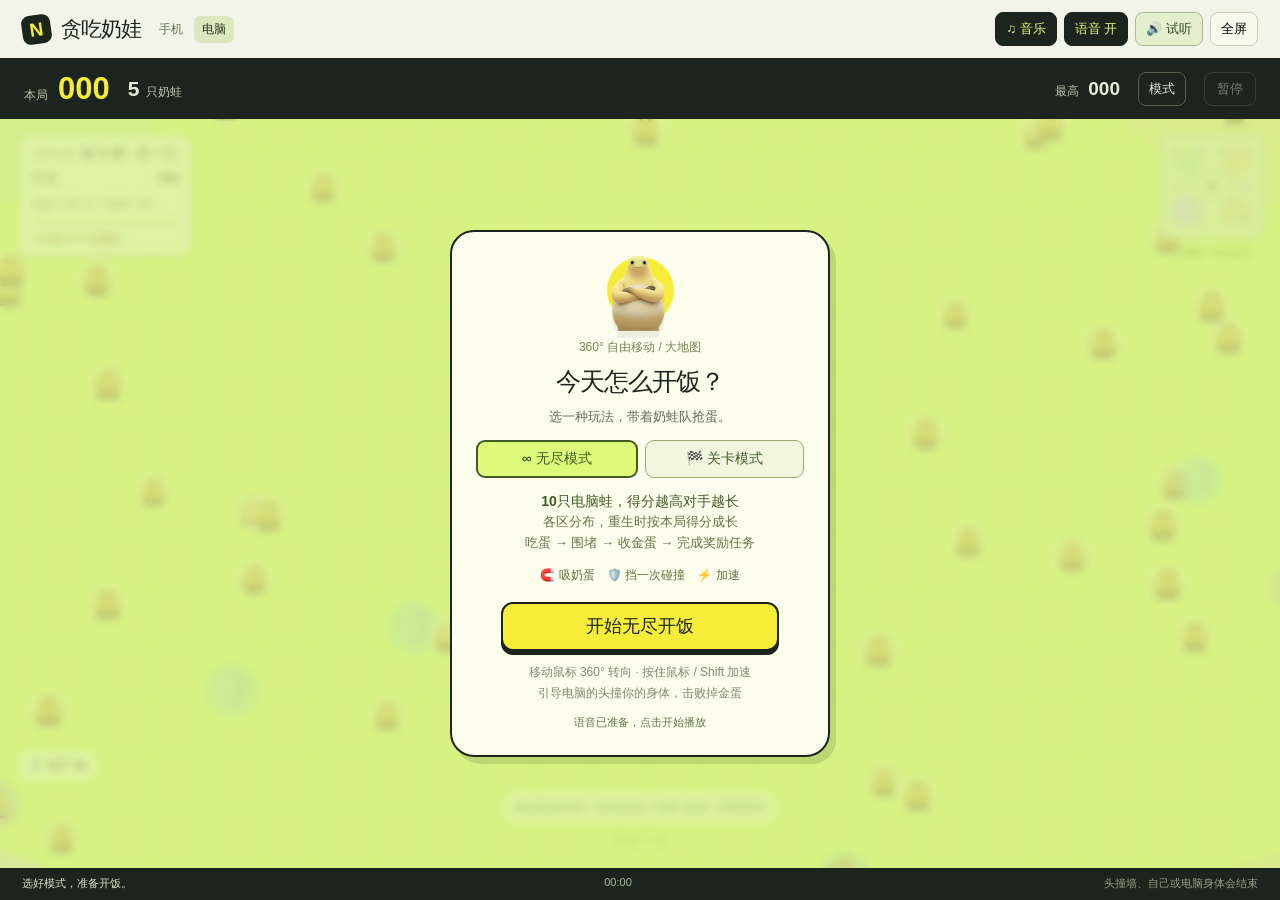
<file: index.html>
<!doctype html>
<html lang="zh-CN"><head><meta charset="UTF-8"><meta name="viewport" content="width=device-width, initial-scale=1, viewport-fit=cover"><meta name="theme-color" content="#ddfa79"><meta name="description" content="360度奶蛙贪吃蛇，无尽任务、32个开饭关卡、大地图和奶蛙语音。"><title>贪吃奶娃 · 自由开饭</title><link rel="icon" type="image/svg+xml" href="data:image/svg+xml,%3Csvg xmlns='http://www.w3.org/2000/svg' viewBox='0 0 32 32'%3E%3Crect width='32' height='32' rx='9' fill='%23f7ed38'/%3E%3Ccircle cx='11' cy='13' r='3' fill='%231c231d'/%3E%3Ccircle cx='21' cy='13' r='3' fill='%231c231d'/%3E%3Cpath d='M9 21h14' stroke='%231c231d' stroke-width='3' stroke-linecap='round'/%3E%3C/svg%3E"><link rel="stylesheet" href="arena.css?v=16"></head>
<body data-mode="auto"><main class="arena-app">
<header class="topbar"><div class="brand"><span class="brand-mark">N</span><h1>贪吃奶娃</h1><nav class="versions" aria-label="试玩版本"><a id="mobile-link" href="mobile.html">手机</a><a id="desktop-link" href="desktop.html">电脑</a></nav></div><div class="audio-controls"><button id="music" aria-label="关闭背景音乐" aria-pressed="true">♫ 音乐</button><button id="sound" aria-label="关闭奶蛙音效" aria-pressed="true">语音</button><button id="audio-test" aria-label="试听音乐和奶蛙语音">🔊 试听</button><button id="fullscreen" hidden>全屏</button></div></header>
<section id="scoreboard" class="hud" aria-label="游戏成绩"><div class="score"><span>本局</span><strong id="score">000</strong></div><div class="crew"><strong id="length">5</strong><span>只奶蛙</span></div><div class="record"><span>最高</span><strong id="best">000</strong></div><button id="menu" aria-label="选择游戏模式">模式</button><button id="pause" disabled aria-label="暂停游戏">暂停</button></section>
<section class="board-wrap" id="board-wrap" aria-label="奶蛙大地图"><canvas id="game" tabindex="0" aria-label="360度奶蛙游戏，手机拖动摇杆，电脑移动鼠标转向"></canvas>
<div id="level-controls" class="level-controls" hidden><button id="level-menu" aria-label="选择游戏模式">模式</button><button id="level-pause" aria-label="暂停游戏" disabled>暂停</button></div><div class="mission-panel"><div><span class="mission-label" id="mission-label">无尽任务</span><strong id="mission-text">第 1 档 · 尝一口</strong></div><div id="goal-list" class="objective-list"></div><span class="mission-reward" id="mission-reward">奖励 +40 分 / 能量 +20</span><div class="mission-track"><span id="mission-progress"></span></div><span class="defeated" id="defeated">已击败 0 只电脑蛙</span></div><div class="minimap"><canvas id="minimap" width="112" height="112" aria-label="地图位置"></canvas><span>大地图 · 你在这里</span></div><div id="buffs" class="buffs" aria-live="polite"></div><div id="boundary" class="boundary" hidden>快到边界了，转个弯</div><div class="zone-label" id="zone-label">开饭广场</div>
<div class="touch-controls" id="touch-controls"><div class="joystick" id="joystick" role="group" aria-label="360度虚拟摇杆"><div class="stick-ring"></div><div class="stick-knob" id="stick-knob"></div><span>拖动转向</span></div><div class="boost-wrap"><button id="boost" aria-label="按住加速">加速<span>按住冲刺</span></button><div class="energy-track"><span id="energy"></span></div></div></div><div class="desktop-tip" id="desktop-tip">移动鼠标转向 · 按住鼠标 / Shift 加速 · 空格暂停</div><div id="toast" class="toast" role="status" aria-live="polite"></div>
<div id="overlay" class="overlay"><div class="start-card"><div class="hero-portrait"><img src="assets/frog.png" alt="黄色圆胖奶蛙" id="hero-frog"><video id="death-emoji" class="death-emoji" src="assets/death-laugh.mp4" muted playsinline preload="auto" aria-label="捧腹大笑的奶龙动态表情" hidden></video></div><span id="overlay-kicker" class="card-kicker">360° 自由移动 / 大地图</span><h2 id="overlay-title">今天怎么开饭？</h2><p id="overlay-text">选一种玩法，带着奶蛙队抢蛋。</p><div id="mode-setup" class="mode-setup"><div class="mode-picker" aria-label="游戏模式"><button id="mode-endless" aria-pressed="true">∞ 无尽模式</button><button id="mode-levels" aria-pressed="false">🏁 关卡模式</button></div><div id="level-chapters" class="level-chapters" aria-label="选择章节" hidden></div><div id="level-progress" class="level-progress" hidden></div><div id="level-list" class="level-list" tabindex="0" aria-label="选择关卡" hidden></div><div id="mode-details" class="mode-details"></div></div><div class="start-features" id="start-features"><span>🧲 吸奶蛋</span><span>🛡️ 挡一次碰撞</span><span>⚡ 加速</span></div><div id="result" class="result" hidden></div><button id="start" class="primary-button">开始开饭</button><div class="result-actions" id="result-actions" hidden><button id="replay-level" hidden>再玩本关</button><button id="choose-mode">换模式 / 选关</button></div><span id="overlay-hint" class="start-hint">拖动左下摇杆转向 · 右下按住加速<br>引导电脑的头撞你的身体，击败掉金蛋</span><span id="audio-status" class="audio-status" role="status">点击开始开启声音 · 顶部可试听</span></div></div>
</section><footer class="bottom-bar"><span id="status-text">吃一口，多一蛙。</span><span id="time">00:00</span><span>头撞墙、自己或电脑身体会结束</span></footer></main><script src="arena-engine.js?v=16"></script><script src="arena.js?v=16"></script></body></html>
</file>
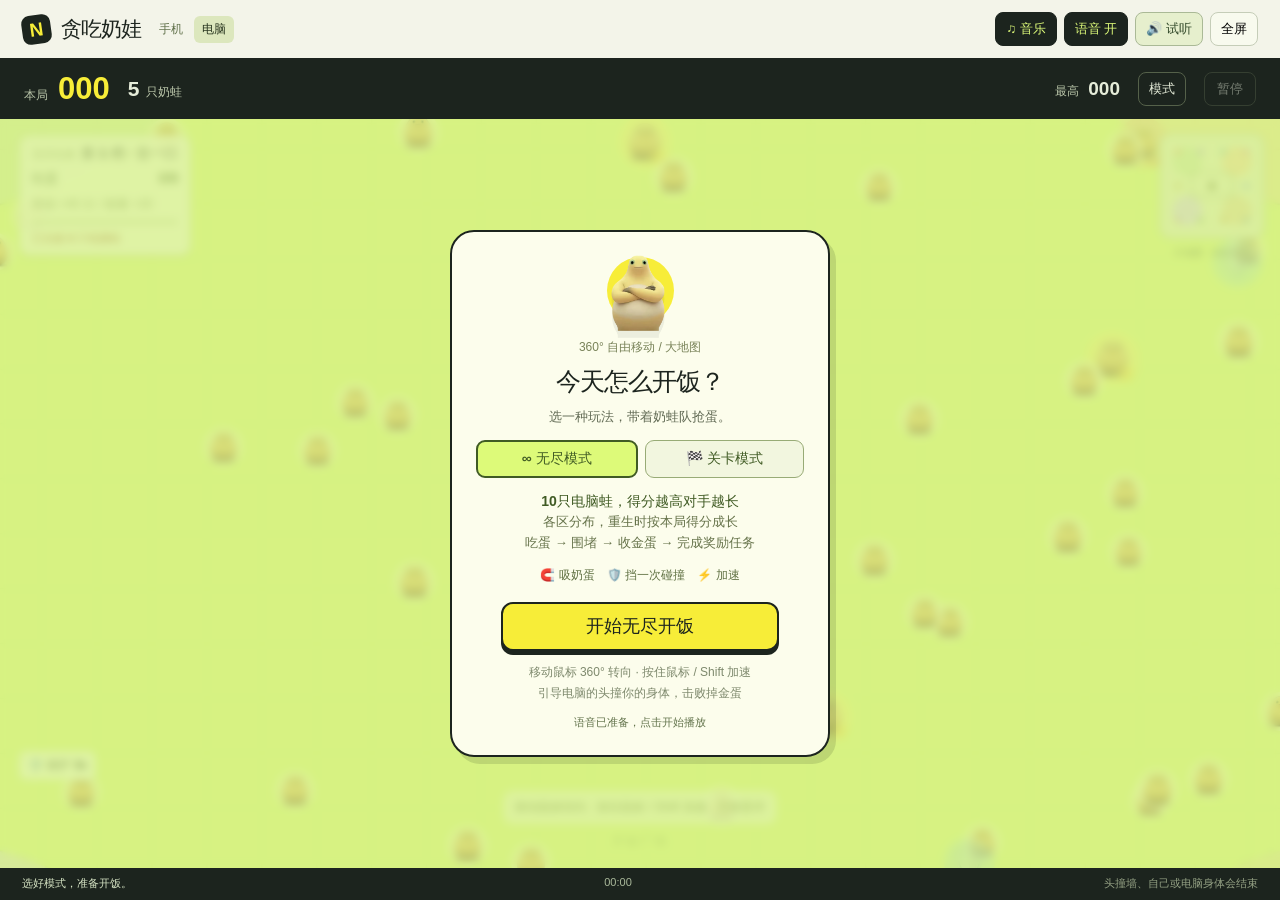
<file: desktop.html>
<!doctype html>
<html lang="zh-CN"><head><meta charset="UTF-8"><meta name="viewport" content="width=device-width, initial-scale=1, viewport-fit=cover"><meta name="theme-color" content="#ddfa79"><meta name="description" content="360度奶蛙贪吃蛇，无尽任务、32个开饭关卡、大地图和奶蛙语音。"><title>贪吃奶娃 · 自由开饭</title><link rel="icon" type="image/svg+xml" href="data:image/svg+xml,%3Csvg xmlns='http://www.w3.org/2000/svg' viewBox='0 0 32 32'%3E%3Crect width='32' height='32' rx='9' fill='%23f7ed38'/%3E%3Ccircle cx='11' cy='13' r='3' fill='%231c231d'/%3E%3Ccircle cx='21' cy='13' r='3' fill='%231c231d'/%3E%3Cpath d='M9 21h14' stroke='%231c231d' stroke-width='3' stroke-linecap='round'/%3E%3C/svg%3E"><link rel="stylesheet" href="arena.css?v=16"></head>
<body data-mode="desktop"><main class="arena-app">
<header class="topbar"><div class="brand"><span class="brand-mark">N</span><h1>贪吃奶娃</h1><nav class="versions" aria-label="试玩版本"><a id="mobile-link" href="mobile.html">手机</a><a id="desktop-link" href="desktop.html">电脑</a></nav></div><div class="audio-controls"><button id="music" aria-label="关闭背景音乐" aria-pressed="true">♫ 音乐</button><button id="sound" aria-label="关闭奶蛙音效" aria-pressed="true">语音</button><button id="audio-test" aria-label="试听音乐和奶蛙语音">🔊 试听</button><button id="fullscreen" hidden>全屏</button></div></header>
<section id="scoreboard" class="hud" aria-label="游戏成绩"><div class="score"><span>本局</span><strong id="score">000</strong></div><div class="crew"><strong id="length">5</strong><span>只奶蛙</span></div><div class="record"><span>最高</span><strong id="best">000</strong></div><button id="menu" aria-label="选择游戏模式">模式</button><button id="pause" disabled aria-label="暂停游戏">暂停</button></section>
<section class="board-wrap" id="board-wrap" aria-label="奶蛙大地图"><canvas id="game" tabindex="0" aria-label="360度奶蛙游戏，手机拖动摇杆，电脑移动鼠标转向"></canvas>
<div id="level-controls" class="level-controls" hidden><button id="level-menu" aria-label="选择游戏模式">模式</button><button id="level-pause" aria-label="暂停游戏" disabled>暂停</button></div><div class="mission-panel"><div><span class="mission-label" id="mission-label">无尽任务</span><strong id="mission-text">第 1 档 · 尝一口</strong></div><div id="goal-list" class="objective-list"></div><span class="mission-reward" id="mission-reward">奖励 +40 分 / 能量 +20</span><div class="mission-track"><span id="mission-progress"></span></div><span class="defeated" id="defeated">已击败 0 只电脑蛙</span></div><div class="minimap"><canvas id="minimap" width="112" height="112" aria-label="地图位置"></canvas><span>大地图 · 你在这里</span></div><div id="buffs" class="buffs" aria-live="polite"></div><div id="boundary" class="boundary" hidden>快到边界了，转个弯</div><div class="zone-label" id="zone-label">开饭广场</div>
<div class="touch-controls" id="touch-controls"><div class="joystick" id="joystick" role="group" aria-label="360度虚拟摇杆"><div class="stick-ring"></div><div class="stick-knob" id="stick-knob"></div><span>拖动转向</span></div><div class="boost-wrap"><button id="boost" aria-label="按住加速">加速<span>按住冲刺</span></button><div class="energy-track"><span id="energy"></span></div></div></div><div class="desktop-tip" id="desktop-tip">移动鼠标转向 · 按住鼠标 / Shift 加速 · 空格暂停</div><div id="toast" class="toast" role="status" aria-live="polite"></div>
<div id="overlay" class="overlay"><div class="start-card"><div class="hero-portrait"><img src="assets/frog.png" alt="黄色圆胖奶蛙" id="hero-frog"><video id="death-emoji" class="death-emoji" src="assets/death-laugh.mp4" muted playsinline preload="auto" aria-label="捧腹大笑的奶龙动态表情" hidden></video></div><span id="overlay-kicker" class="card-kicker">360° 自由移动 / 大地图</span><h2 id="overlay-title">今天怎么开饭？</h2><p id="overlay-text">选一种玩法，带着奶蛙队抢蛋。</p><div id="mode-setup" class="mode-setup"><div class="mode-picker" aria-label="游戏模式"><button id="mode-endless" aria-pressed="true">∞ 无尽模式</button><button id="mode-levels" aria-pressed="false">🏁 关卡模式</button></div><div id="level-chapters" class="level-chapters" aria-label="选择章节" hidden></div><div id="level-progress" class="level-progress" hidden></div><div id="level-list" class="level-list" tabindex="0" aria-label="选择关卡" hidden></div><div id="mode-details" class="mode-details"></div></div><div class="start-features" id="start-features"><span>🧲 吸奶蛋</span><span>🛡️ 挡一次碰撞</span><span>⚡ 加速</span></div><div id="result" class="result" hidden></div><button id="start" class="primary-button">开始开饭</button><div class="result-actions" id="result-actions" hidden><button id="replay-level" hidden>再玩本关</button><button id="choose-mode">换模式 / 选关</button></div><span id="overlay-hint" class="start-hint">拖动左下摇杆转向 · 右下按住加速<br>引导电脑的头撞你的身体，击败掉金蛋</span><span id="audio-status" class="audio-status" role="status">点击开始开启声音 · 顶部可试听</span></div></div>
</section><footer class="bottom-bar"><span id="status-text">吃一口，多一蛙。</span><span id="time">00:00</span><span>头撞墙、自己或电脑身体会结束</span></footer></main><script src="arena-engine.js?v=16"></script><script src="arena.js?v=16"></script></body></html>
</file>
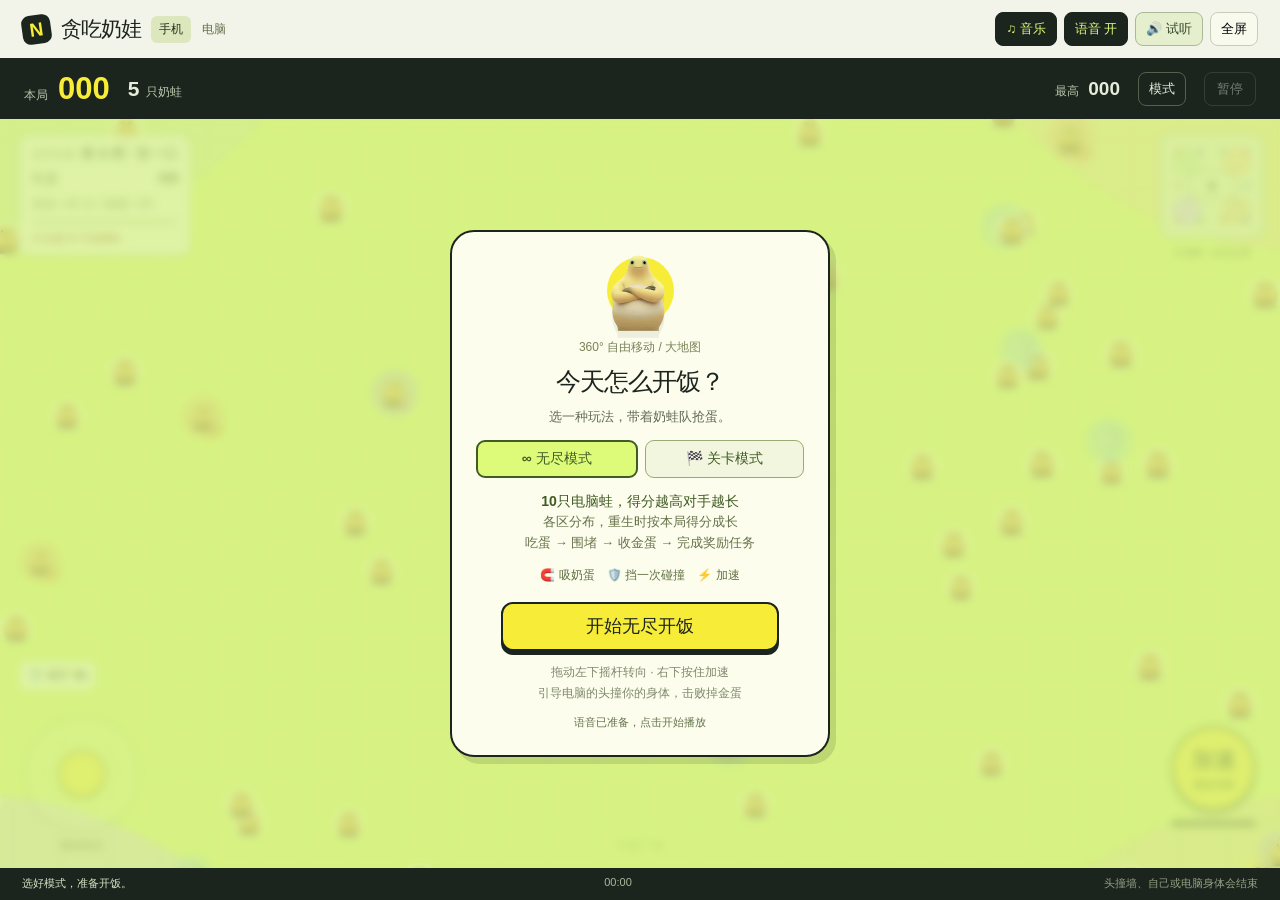
<file: mobile.html>
<!doctype html>
<html lang="zh-CN"><head><meta charset="UTF-8"><meta name="viewport" content="width=device-width, initial-scale=1, viewport-fit=cover"><meta name="theme-color" content="#ddfa79"><meta name="description" content="360度奶蛙贪吃蛇，无尽任务、32个开饭关卡、大地图和奶蛙语音。"><title>贪吃奶娃 · 自由开饭</title><link rel="icon" type="image/svg+xml" href="data:image/svg+xml,%3Csvg xmlns='http://www.w3.org/2000/svg' viewBox='0 0 32 32'%3E%3Crect width='32' height='32' rx='9' fill='%23f7ed38'/%3E%3Ccircle cx='11' cy='13' r='3' fill='%231c231d'/%3E%3Ccircle cx='21' cy='13' r='3' fill='%231c231d'/%3E%3Cpath d='M9 21h14' stroke='%231c231d' stroke-width='3' stroke-linecap='round'/%3E%3C/svg%3E"><link rel="stylesheet" href="arena.css?v=16"></head>
<body data-mode="mobile"><main class="arena-app">
<header class="topbar"><div class="brand"><span class="brand-mark">N</span><h1>贪吃奶娃</h1><nav class="versions" aria-label="试玩版本"><a id="mobile-link" href="mobile.html">手机</a><a id="desktop-link" href="desktop.html">电脑</a></nav></div><div class="audio-controls"><button id="music" aria-label="关闭背景音乐" aria-pressed="true">♫ 音乐</button><button id="sound" aria-label="关闭奶蛙音效" aria-pressed="true">语音</button><button id="audio-test" aria-label="试听音乐和奶蛙语音">🔊 试听</button><button id="fullscreen" hidden>全屏</button></div></header>
<section id="scoreboard" class="hud" aria-label="游戏成绩"><div class="score"><span>本局</span><strong id="score">000</strong></div><div class="crew"><strong id="length">5</strong><span>只奶蛙</span></div><div class="record"><span>最高</span><strong id="best">000</strong></div><button id="menu" aria-label="选择游戏模式">模式</button><button id="pause" disabled aria-label="暂停游戏">暂停</button></section>
<section class="board-wrap" id="board-wrap" aria-label="奶蛙大地图"><canvas id="game" tabindex="0" aria-label="360度奶蛙游戏，手机拖动摇杆，电脑移动鼠标转向"></canvas>
<div id="level-controls" class="level-controls" hidden><button id="level-menu" aria-label="选择游戏模式">模式</button><button id="level-pause" aria-label="暂停游戏" disabled>暂停</button></div><div class="mission-panel"><div><span class="mission-label" id="mission-label">无尽任务</span><strong id="mission-text">第 1 档 · 尝一口</strong></div><div id="goal-list" class="objective-list"></div><span class="mission-reward" id="mission-reward">奖励 +40 分 / 能量 +20</span><div class="mission-track"><span id="mission-progress"></span></div><span class="defeated" id="defeated">已击败 0 只电脑蛙</span></div><div class="minimap"><canvas id="minimap" width="112" height="112" aria-label="地图位置"></canvas><span>大地图 · 你在这里</span></div><div id="buffs" class="buffs" aria-live="polite"></div><div id="boundary" class="boundary" hidden>快到边界了，转个弯</div><div class="zone-label" id="zone-label">开饭广场</div>
<div class="touch-controls" id="touch-controls"><div class="joystick" id="joystick" role="group" aria-label="360度虚拟摇杆"><div class="stick-ring"></div><div class="stick-knob" id="stick-knob"></div><span>拖动转向</span></div><div class="boost-wrap"><button id="boost" aria-label="按住加速">加速<span>按住冲刺</span></button><div class="energy-track"><span id="energy"></span></div></div></div><div class="desktop-tip" id="desktop-tip">移动鼠标转向 · 按住鼠标 / Shift 加速 · 空格暂停</div><div id="toast" class="toast" role="status" aria-live="polite"></div>
<div id="overlay" class="overlay"><div class="start-card"><div class="hero-portrait"><img src="assets/frog.png" alt="黄色圆胖奶蛙" id="hero-frog"><video id="death-emoji" class="death-emoji" src="assets/death-laugh.mp4" muted playsinline preload="auto" aria-label="捧腹大笑的奶龙动态表情" hidden></video></div><span id="overlay-kicker" class="card-kicker">360° 自由移动 / 大地图</span><h2 id="overlay-title">今天怎么开饭？</h2><p id="overlay-text">选一种玩法，带着奶蛙队抢蛋。</p><div id="mode-setup" class="mode-setup"><div class="mode-picker" aria-label="游戏模式"><button id="mode-endless" aria-pressed="true">∞ 无尽模式</button><button id="mode-levels" aria-pressed="false">🏁 关卡模式</button></div><div id="level-chapters" class="level-chapters" aria-label="选择章节" hidden></div><div id="level-progress" class="level-progress" hidden></div><div id="level-list" class="level-list" tabindex="0" aria-label="选择关卡" hidden></div><div id="mode-details" class="mode-details"></div></div><div class="start-features" id="start-features"><span>🧲 吸奶蛋</span><span>🛡️ 挡一次碰撞</span><span>⚡ 加速</span></div><div id="result" class="result" hidden></div><button id="start" class="primary-button">开始开饭</button><div class="result-actions" id="result-actions" hidden><button id="replay-level" hidden>再玩本关</button><button id="choose-mode">换模式 / 选关</button></div><span id="overlay-hint" class="start-hint">拖动左下摇杆转向 · 右下按住加速<br>引导电脑的头撞你的身体，击败掉金蛋</span><span id="audio-status" class="audio-status" role="status">点击开始开启声音 · 顶部可试听</span></div></div>
</section><footer class="bottom-bar"><span id="status-text">吃一口，多一蛙。</span><span id="time">00:00</span><span>头撞墙、自己或电脑身体会结束</span></footer></main><script src="arena-engine.js?v=16"></script><script src="arena.js?v=16"></script></body></html>
</file>
<file: arena.css>
:root{font-family:'Microsoft YaHei','Noto Sans SC',sans-serif;color:#1c241e;background:#1c241e;font-synthesis:none;--ink:#1c241e;--lime:#ddfa79;--yellow:#f7ed38}*{box-sizing:border-box}html,body{margin:0;width:100%;height:100%;overflow:hidden;overscroll-behavior:none}button,a{font:inherit;touch-action:manipulation}button{cursor:pointer}button:focus-visible,canvas:focus-visible,a:focus-visible{outline:3px solid #8063e8;outline-offset:-3px}button:disabled{opacity:.45;cursor:default}[hidden]{display:none!important}.arena-app{height:100vh;height:100dvh;max-width:1280px;margin:auto;display:flex;flex-direction:column;background:var(--ink)}.topbar{display:flex;align-items:center;justify-content:space-between;padding:12px 22px;background:#f3f4e9;gap:12px;min-height:58px}.brand{display:flex;align-items:center;gap:10px;white-space:nowrap}.brand-mark{display:grid;place-items:center;background:var(--ink);color:var(--yellow);width:29px;height:29px;border-radius:8px;font-size:19px;font-weight:900;transform:rotate(-8deg)}h1{font-size:21px;font-weight:900;letter-spacing:-1px;margin:0}.versions{display:flex;gap:3px}.versions a{color:#61714b;text-decoration:none;font-size:12px;padding:5px 8px;border-radius:6px}.versions a.active{color:#26341d;background:#dce7bd;font-weight:700}.audio-controls{display:flex;gap:7px}.audio-controls button{border:1px solid #c5cdb8;background:#f8faee;padding:6px 10px;border-radius:8px;font-size:13px;min-height:34px;white-space:nowrap}.audio-controls button[aria-pressed=true]{background:#1c241e;color:#ddfa79;border-color:#1c241e}.hud{min-height:61px;display:flex;align-items:center;gap:27px;padding:9px 24px;color:#e5ecd9}.score{display:flex;gap:10px;align-items:baseline}.score span,.record span{font-size:12px;color:#b9c5a9}.score strong{font-size:31px;color:var(--yellow);font-variant-numeric:tabular-nums}.crew{display:flex;gap:7px;align-items:baseline}.crew strong{font-size:21px}.crew span{font-size:12px;color:#b9c5a9}.record{display:flex;gap:9px;align-items:baseline;margin-left:auto}.record strong{font-size:19px;font-variant-numeric:tabular-nums}#pause{border:1px solid #55614a;background:transparent;color:#e5ecd9;padding:7px 12px;border-radius:8px;min-height:34px;font-size:13px}.board-wrap{flex:1;position:relative;min-height:0;background:var(--lime);overflow:hidden;touch-action:none}.board-wrap>canvas{display:block;width:100%;height:100%;touch-action:none;outline-offset:-3px}.mission-panel{position:absolute;top:16px;left:19px;max-width:calc(100% - 157px);background:#f9fbe9e8;border:1px solid #68823c66;border-radius:10px;padding:9px 12px;pointer-events:none;box-shadow:0 2px 0 #2c482111}.mission-panel>div:first-child{display:flex;align-items:center;gap:9px;flex-wrap:wrap}.mission-label{font-size:11px;color:#738256}.mission-panel strong{font-size:14px;white-space:nowrap}.mission-reward{font-size:11px;color:#738256}.mission-track,.energy-track{height:4px;background:#cbd8a9;border-radius:8px;overflow:hidden;margin-top:7px}.mission-track span,.energy-track span{display:block;height:100%;background:#7d9b39;width:0;transition:width .15s}.minimap{position:absolute;right:15px;top:14px;text-align:center;pointer-events:none}.minimap canvas{width:106px;height:106px;background:#f4f8dbdc;border:2px solid #6a824555;border-radius:12px}.minimap span{display:block;font-size:10px;margin-top:3px;color:#596b3d}.buffs{position:absolute;left:19px;top:83px;display:flex;gap:6px;pointer-events:none}.buffs span{background:#fcfff0d9;border:1px solid #76945244;padding:5px 8px;border-radius:7px;font-size:12px;font-weight:700}.boundary{position:absolute;top:150px;left:50%;transform:translateX(-50%);background:#b3422de6;color:white;padding:8px 14px;border-radius:9px;font-size:13px;white-space:nowrap;pointer-events:none}.zone-label{position:absolute;bottom:18px;left:50%;transform:translateX(-50%);font-size:12px;font-weight:700;letter-spacing:2px;color:#58723588;pointer-events:none}.touch-controls{display:none}.desktop-tip{position:absolute;bottom:44px;left:50%;transform:translateX(-50%);font-size:12px;background:#f5fae3be;color:#5a6c3b;padding:8px 12px;border-radius:9px;white-space:nowrap;pointer-events:none}.toast{position:absolute;left:50%;top:34%;transform:translate(-50%,10px);opacity:0;pointer-events:none;white-space:nowrap;background:#1c241eea;color:#f7ffe6;font-size:15px;font-weight:700;padding:11px 18px;border-radius:30px;transition:opacity .15s,transform .15s;max-width:95%;text-align:center;z-index:4}.toast.visible{opacity:1;transform:translate(-50%,0)}.bottom-bar{min-height:32px;padding:8px 22px;display:flex;justify-content:space-between;gap:8px;font-size:11px;color:#a9b89a}.bottom-bar span:first-child{color:#d7e5c5}.bottom-bar span:last-child{color:#94a184}#time{font-variant-numeric:tabular-nums}.overlay{position:absolute;inset:0;display:grid;place-items:center;background:#d4ef87aa;backdrop-filter:blur(4px);padding:20px;z-index:10}.overlay.hidden{display:none}.start-card{text-align:center;max-width:380px;width:100%;background:#fcfdec;border:2px solid var(--ink);border-radius:24px;padding:21px 24px 24px;box-shadow:6px 7px 0 #23352125;max-height:100%;overflow:auto}.hero-portrait{height:112px;margin:auto 0 5px;position:relative;display:flex;align-items:center;justify-content:center}.hero-portrait:before{content:'';width:92px;height:92px;border-radius:50%;background:var(--yellow);position:absolute;bottom:5px}.hero-portrait img{height:116px;max-width:145px;object-fit:contain;position:relative;filter:drop-shadow(0 7px 0 #1d2b2412);animation:bob 2.6s ease-in-out infinite}@keyframes bob{50%{transform:translateY(-5px) rotate(3deg)}}.card-kicker{display:block;font-size:12px;color:#788258;margin:10px 0}.start-card h2{font-size:30px;letter-spacing:-1px;margin:8px 0;font-weight:900;line-height:1.25}.start-card p{font-size:14px;color:#626b55;line-height:1.7;margin:10px 0 14px}.start-features{display:flex;justify-content:center;gap:12px;font-size:12px;color:#617244;margin-bottom:18px;white-space:nowrap}.primary-button{border:2px solid var(--ink);background:var(--yellow);color:var(--ink);font-size:18px;font-weight:800;border-radius:12px;min-height:49px;width:85%;padding:10px 20px;box-shadow:0 4px 0 var(--ink);transition:transform .1s,box-shadow .1s}.primary-button:hover{background:#fff854}.primary-button:active{transform:translateY(3px);box-shadow:0 1px 0 var(--ink)}.start-hint{display:block;font-size:12px;line-height:1.8;color:#7e896d;margin-top:17px}.result{font-size:14px;margin:8px 0 19px;color:#68744d}.result strong{font-size:36px;color:#405b24;margin-right:5px;font-variant-numeric:tabular-nums}.overlay[data-state=dead] .hero-portrait{height:80px}.overlay[data-state=dead] .hero-portrait img{height:84px}.overlay[data-state=dead] .hero-portrait:before{width:70px;height:70px}
.mobile-mode .touch-controls{display:block;position:absolute;inset:0;pointer-events:none}.joystick{position:absolute;left:24px;bottom:36px;width:116px;height:116px;border-radius:50%;background:#f9ffe727;border:2px solid #607d3c50;pointer-events:auto;touch-action:none;user-select:none;-webkit-user-select:none;display:grid;place-items:center}.stick-ring{width:76px;height:76px;border-radius:50%;border:1px dashed #49633155}.stick-knob{position:absolute;width:48px;height:48px;border-radius:50%;background:#f7ed38e0;border:2px solid #53653099;box-shadow:0 3px 0 #4c6c3a30;will-change:transform}.joystick>span{position:absolute;bottom:-23px;font-size:11px;color:#4d653b;pointer-events:none;white-space:nowrap}.boost-wrap{position:absolute;right:24px;bottom:42px;width:85px;pointer-events:auto}.boost-wrap button{width:85px;height:85px;border-radius:50%;border:2px solid #4d632f;background:#f7ed38df;color:#263823;font-size:22px;font-weight:900;box-shadow:0 5px 0 #52683355;touch-action:none;user-select:none;-webkit-user-select:none}.boost-wrap button span{display:block;font-size:10px;font-weight:500;margin-top:3px}.boost-wrap button.active{background:#fff88c;transform:translateY(3px);box-shadow:0 2px 0 #52683355}.energy-track{margin-top:10px;height:5px;background:#8ba75766}.energy-track span{background:#526e33;width:100%}.mobile-mode .desktop-tip{display:none}.mobile-mode .zone-label{bottom:15px;font-size:11px;letter-spacing:1px}
@media(max-width:560px){.topbar{padding:9px 10px;min-height:51px;gap:7px}.brand{gap:7px}.brand-mark{width:24px;height:24px;font-size:16px}h1{font-size:17px}.versions a{font-size:11px;padding:5px}.audio-controls{gap:4px}.audio-controls button{padding:5px 6px;min-height:30px;font-size:11px}.hud{min-height:55px;padding:8px 14px;gap:17px}.score{gap:6px}.score strong{font-size:27px}.crew{gap:4px}.crew strong{font-size:19px}.record{gap:5px}.record strong{font-size:16px}#pause{padding:5px 8px;font-size:12px;min-height:30px}.mission-panel{left:12px;top:12px;max-width:calc(100% - 101px);padding:8px 10px}.mission-panel>div:first-child{gap:5px}.mission-label{display:none}.mission-panel strong{font-size:12px}.mission-reward{font-size:10px}.mission-track{margin-top:5px;height:3px}.minimap{right:9px;top:10px}.minimap canvas{width:78px;height:78px;border-radius:9px}.minimap span{font-size:9px}.buffs{left:12px;top:70px;flex-direction:column;gap:4px}.buffs span{font-size:11px;padding:4px 7px}.boundary{top:126px;font-size:12px;padding:7px 11px}.bottom-bar{min-height:29px;padding:7px 12px;font-size:10px}.bottom-bar span:last-child{font-size:9px}.overlay{padding:15px}.start-card{padding:14px 18px 19px;max-width:325px;border-radius:20px}.hero-portrait{height:99px}.hero-portrait img{height:104px}.hero-portrait:before{width:83px;height:83px}.start-card h2{font-size:27px}.start-card p{font-size:13px;margin-bottom:12px}.start-features{gap:8px;font-size:11px;margin-bottom:17px}.primary-button{font-size:17px;min-height:46px}.start-hint{font-size:11px;margin-top:15px}.card-kicker{font-size:11px;margin:8px 0}.toast{font-size:13px;padding:10px 15px}}
@media(max-width:360px){.versions{display:none}.record span{display:none}.hud{gap:13px}.joystick{left:18px}.boost-wrap{right:18px}.start-features{gap:5px;font-size:10px}}
@media(max-height:570px){.topbar{min-height:40px;padding-block:5px}.hud{min-height:44px;padding-block:5px}.start-card{padding:10px 18px;max-width:420px}.hero-portrait{display:none}.card-kicker{margin:3px 0}.start-card h2{font-size:24px;margin:5px 0}.start-card p{margin:7px 0;font-size:12px}.start-features{margin:10px 0}.start-hint{margin-top:10px;font-size:10px}.primary-button{min-height:40px;font-size:16px}.joystick{bottom:24px;width:96px;height:96px}.boost-wrap{bottom:30px}.minimap canvas{width:66px;height:66px}.minimap span{display:none}.result{margin-bottom:10px}.result strong{font-size:28px}}
@media(prefers-reduced-motion:reduce){*{animation:none!important;transition:none!important}}
.defeated{display:block;font-size:11px;font-weight:700;color:#a2552f;margin-top:7px}.audio-status{display:block;font-size:11px;color:#62734b;margin-top:9px;line-height:1.5}.buffs{top:106px}#audio-test{color:#314829;background:#e6efcd;border-color:#aab996}
@media(max-width:560px){#fullscreen{display:none}.buffs{top:96px}.defeated{font-size:10px;margin-top:5px}.audio-controls button{padding-inline:5px}.brand{gap:5px}.versions a{padding-inline:4px}.audio-status{font-size:10px}}
@media(max-width:360px){.brand-mark{display:none}.topbar{gap:4px}.audio-controls{gap:3px}}
.overlay[data-state=dead] .hero-portrait{display:flex;height:184px;width:190px;overflow:hidden;margin:0 auto 3px}.overlay[data-state=dead] .hero-portrait:before{display:none}.death-emoji{width:145px;height:230px;object-fit:contain;flex:none;mix-blend-mode:multiply;pointer-events:none}.overlay[data-state=dead] #overlay-text,.overlay[data-state=dead] #overlay-hint{display:none}.overlay[data-state=dead] .card-kicker{margin-block:4px}.overlay[data-state=dead] .start-card h2{font-size:25px}
@media(max-height:570px){.overlay[data-state=dead] .start-card{display:grid;grid-template-columns:100px 1fr;column-gap:10px;align-items:center}.overlay[data-state=dead] .hero-portrait{grid-column:1;grid-row:1/6;height:160px;width:100px;margin:0}.death-emoji{height:190px;width:108px}.overlay[data-state=dead] .card-kicker{grid-column:2;grid-row:1;margin:0}.overlay[data-state=dead] .start-card h2{grid-column:2;grid-row:2;font-size:21px;margin:3px 0}.overlay[data-state=dead] .result{grid-column:2;grid-row:3;margin:3px 0 7px}.overlay[data-state=dead] .primary-button{grid-column:2;grid-row:4;width:100%;padding:7px 12px}.overlay[data-state=dead] .audio-status{grid-column:2;grid-row:5;margin-top:7px}}
.mode-picker{display:flex;gap:7px;margin:12px 0}.mode-picker button{flex:1;border:1px solid #98ab76;background:#f2f6df;color:#405b24;border-radius:9px;min-height:38px;font-size:14px;font-weight:700}.mode-picker button[aria-pressed=true]{background:#ddfa79;border:2px solid #405b24}.level-list{display:grid;grid-template-columns:1fr 1fr;gap:7px;margin-bottom:11px}.level-list button{min-height:49px;border:1px solid #b7c99b;background:#f3f6e4;color:#405b24;border-radius:9px;text-align:left;padding:7px 9px}.level-list button[aria-pressed=true]{border:2px solid #405b24;background:#fff89b;padding:6px 8px}.level-list span{display:block;font-size:13px;font-weight:700;white-space:nowrap}.level-list small{display:block;font-size:12px;color:#6a7854;margin-top:3px}.mode-details{font-size:13px;line-height:1.6;color:#657249;margin:8px 0 13px}.mode-details strong,.mode-details span{display:block}.mode-details strong{color:#405b24;font-size:14px}.overlay[data-state=ready] .hero-portrait{height:76px}.overlay[data-state=ready] .hero-portrait img{height:80px}.overlay[data-state=ready] .hero-portrait:before{height:67px;width:67px}.overlay[data-state=ready] .start-card h2{font-size:25px}.overlay[data-state=ready] #overlay-text{margin:6px 0;font-size:13px}.overlay[data-state=ready] .start-hint{margin-top:11px}.result-actions{display:flex;justify-content:center;gap:12px;margin-top:15px}.result-actions button{border:0;background:transparent;color:#557237;font-size:13px;text-decoration:underline;text-underline-offset:4px;min-height:28px;padding:3px}.overlay[data-state=won] .hero-portrait:after{content:'🏆';font-size:39px;position:absolute;right:55px;bottom:0}.overlay[data-state=won] h2{color:#405b24;font-size:26px}.overlay[data-state=won] #overlay-hint{display:none}.overlay[data-state=won] .result{margin-bottom:14px}.objective-list{display:flex;flex-direction:column;gap:3px;margin:7px 0}.objective{display:flex;justify-content:space-between;gap:15px;font-size:13px;color:#4b6034}.objective strong{font-variant-numeric:tabular-nums;white-space:nowrap}.objective.done{color:#3d7c35}.mission-reward{display:block;font-size:12px;line-height:1.5}.mission-panel{max-width:calc(100% - 145px)}.mission-panel>div:first-child{gap:5px}.mission-panel strong{white-space:normal}.buffs{top:auto;bottom:88px}.mobile-mode .buffs{bottom:178px}.boundary{top:auto;bottom:175px}#menu{border:1px solid #55614a;background:transparent;color:#e5ecd9;padding:7px 10px;border-radius:8px;min-height:34px;font-size:13px}.hud{gap:18px}
@media(max-width:560px){.hud{gap:10px;padding-inline:12px}.score strong{font-size:25px}.crew strong{font-size:17px}.crew span{font-size:10px}.record span{display:none}.record strong{font-size:15px}#menu,#pause{padding:5px 7px;font-size:12px;min-height:30px}.mission-panel{max-width:calc(100% - 102px)}.objective{font-size:12px;gap:8px}.mission-reward{font-size:11px}.level-list span{font-size:12px}.mode-details{font-size:12px}.mode-details strong{font-size:13px}.start-features{margin-bottom:12px}.result-actions{margin-top:11px}}
@media(max-height:570px){.overlay[data-state=ready] .mode-details span{display:none}}
@media(max-width:560px) and (max-height:570px){body .overlay[data-state=ready] .start-card{display:block;max-width:325px}body .overlay[data-state=ready] .mode-picker{margin-top:9px}body .overlay[data-state=ready] .primary-button{margin-top:9px}}
.result-metrics{display:flex;justify-content:center;gap:10px;flex-wrap:wrap;font-size:12px;line-height:1.6}#time.urgent{color:#ffe08e;font-weight:700}.mode-details strong{line-height:1.6}
.level-progress{font-size:12px;color:#657249;line-height:1.5;margin:4px 0 8px}.level-list{max-height:192px;overflow-y:auto;overscroll-behavior:contain;scrollbar-width:thin;scrollbar-color:#8ba25b #e8edda}.level-list button{padding-inline:7px}.level-list button[aria-pressed=true]{padding-inline:6px}.level-list button:disabled{background:#e9eddf;border-color:#c2ccb1;color:#687655;cursor:not-allowed;opacity:1}.level-list button:disabled small{color:#748061}.level-list span{white-space:normal;line-height:1.4}.level-list small{line-height:1.4}.level-chapters{display:flex;gap:5px;margin:4px 0 6px}.level-chapters button{flex:1;min-width:0;min-height:27px;border:1px solid #98ab76;border-radius:7px;background:#f2f6df;color:#405b24;font-size:12px;padding:3px}.level-chapters button[aria-pressed=true]{border:2px solid #405b24;background:#ddfa79}.level-chapters button:disabled{opacity:1;color:#748061;background:#e9eddf;cursor:not-allowed}@media(max-height:570px){.level-list{max-height:110px}}
.level-controls{position:absolute;right:15px;top:145px;display:flex;gap:6px;z-index:3}.level-controls button{background:#f6f8e8;border:1px solid #839864;color:#405b24;border-radius:8px;padding:7px 9px;font-size:13px;min-height:34px}.level-controls button:disabled{opacity:.5}@media(max-width:560px){.level-controls{right:9px;top:112px}.level-controls button{padding:5px 7px;font-size:12px;min-height:30px}}
.level-chapters button{white-space:nowrap}.overlay[data-state=ready].compact-goals .hero-portrait{display:none}
@media(min-width:561px) and (max-height:570px){.overlay[data-state=ready].compact-goals .level-list{max-height:84px}}
@media(max-height:570px){.overlay[data-state=ready] .hero-portrait{display:none}.overlay[data-state=ready] .start-card{max-width:660px;display:grid;grid-template-columns:1fr 1.1fr;column-gap:22px;align-items:center}.overlay[data-state=ready] .start-card>*{grid-column:1;margin-block:3px}.overlay[data-state=ready] #mode-setup{grid-column:2;grid-row:1/8}.overlay[data-state=ready] #overlay-text,.overlay[data-state=ready] #overlay-hint{display:none}.overlay[data-state=ready] .mode-picker{margin-top:0;margin-bottom:7px}.overlay[data-state=ready] .mode-details{margin-bottom:0}.overlay[data-state=ready] .level-list{gap:5px;margin-bottom:5px}.overlay[data-state=ready] .level-list button{min-height:43px;padding-block:4px}.overlay[data-state=dead] .hero-portrait{grid-row:1/7;height:160px}.overlay[data-state=dead] .result-actions{grid-column:2;grid-row:5;margin:5px 0 0}.overlay[data-state=dead] .audio-status{grid-row:6;margin-top:4px}.overlay[data-state=won] .hero-portrait{display:none}.overlay[data-state=won] .start-card{max-width:420px}.overlay[data-state=won] #overlay-text{margin:3px 0}.overlay[data-state=won] .result-actions{margin-top:7px}.mobile-mode .buffs{bottom:145px}}

.boost-wrap button.active{border-color:#a76225;box-shadow:0 2px 0 #98632488,0 0 22px #ffac4480}.boost-wrap button.active span{color:#a45b1e}
</file>
